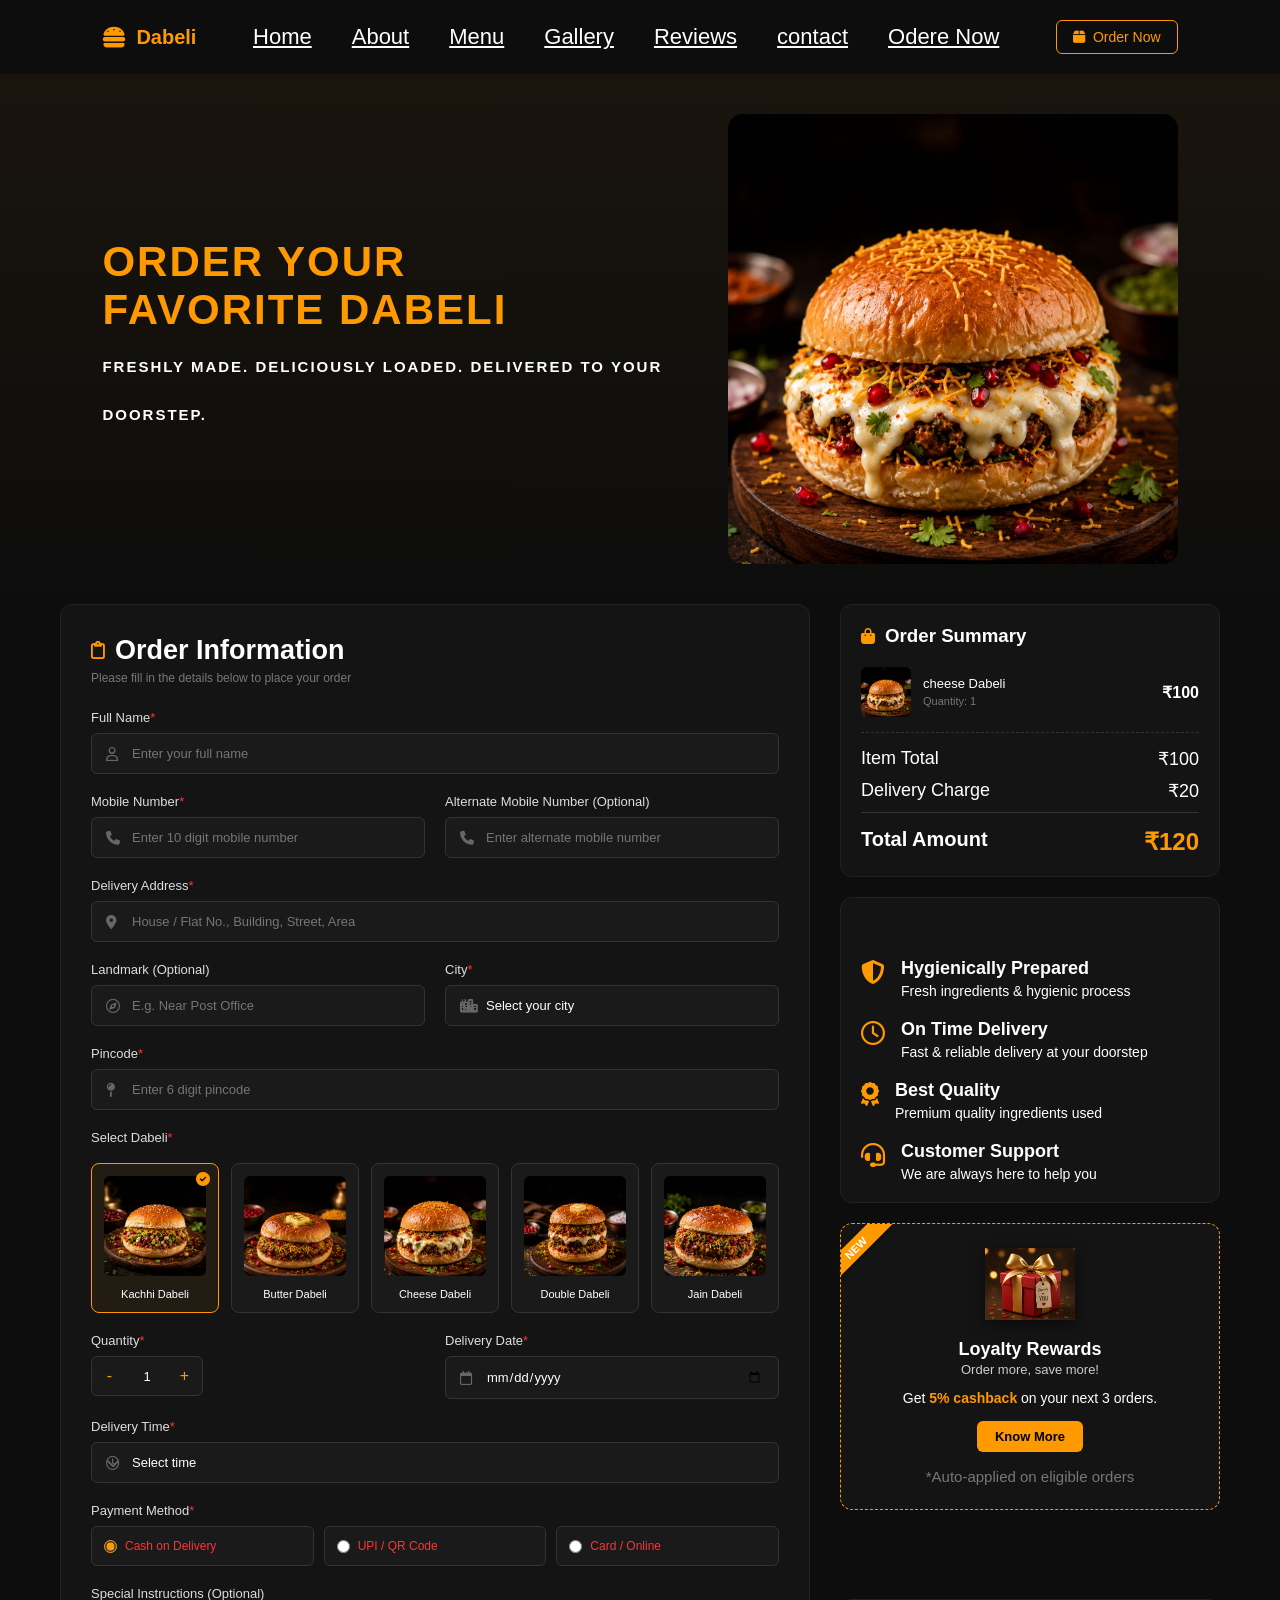
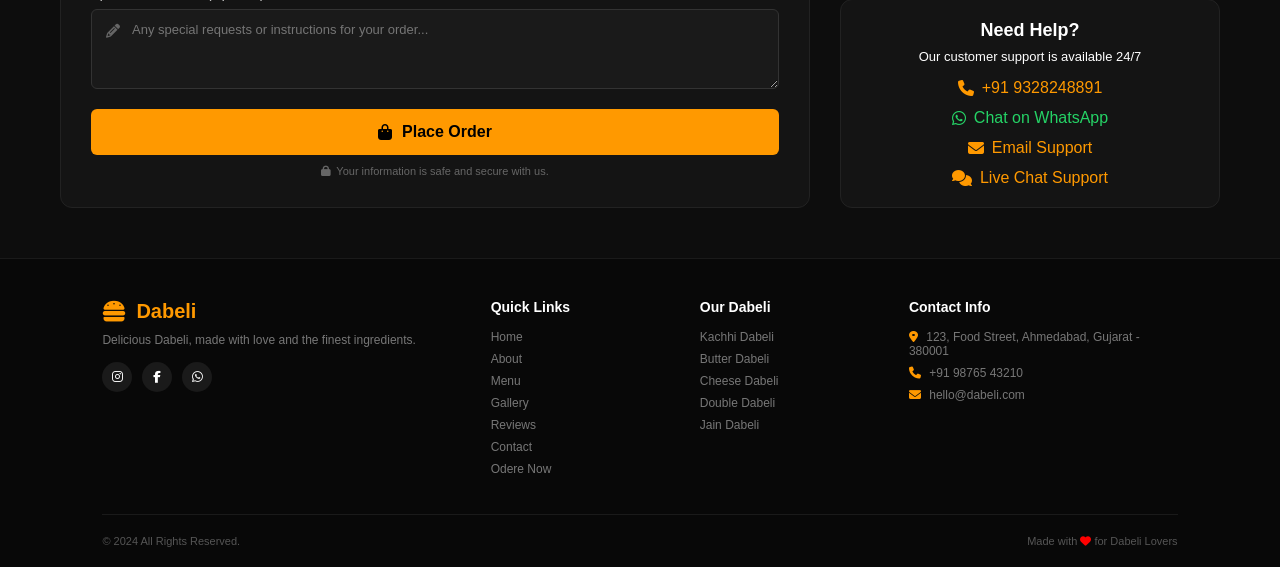
<file: ordernow.html>
<!DOCTYPE html>
<html lang="en">
<head>
    <meta charset="UTF-8">
    <meta name="viewport" content="width=device-width, initial-scale=1.0">
    <title>Oder Your Favorite Dabeli</title>
    <link rel="stylesheet" href="https://cdnjs.cloudflare.com/ajax/libs/font-awesome/6.4.0/css/all.min.css">
    <style>
        * {
            margin: 0;
            padding: 0;
            box-sizing: border-box;
            font-family: 'Segoe UI', Tahoma, Geneva, Verdana, sans-serif;
        }

        body {
            background-color: #0d0d0d;
            color: #ffffff;
        }

        /* Header / Navbar */
        header {
            display: flex;
            justify-content: space-between;
            align-items: center;
            padding: 20px 8%;
            background-color: #0d0d0d;
        }

        .logo {
            display: flex;
            align-items: center;
            gap: 10px;
            font-size: 20px;
            font-weight: bold;
            color: #ff9900;
        }

        .logo i {
            font-size: 24px;
        }

        nav ul {
            display: flex;
            list-style: none;
            gap: 40px;
            align-items: center;
        }

        nav a {
            color: #ffffff;
            text-decration: none; /* <--- this remove the underline */
            font-size: 22px;
            transition: 0.3s;
        }

        nav a.active, nav a:hover {
            color: #ff9900;
        }

        .track-btn {
            border: 1px solid #ff9900;
            color: #ff9900;
            padding: 8px 16px;
            border-radius: 6px;
            text-decoration: none;
            font-size: 14px;
            display: flex;
            align-items: center;
            gap: 8px;
            transition: 0.3s;
        }

        .track-btn:hover {
            background-color: #ff9900;
            color: #000;
        }

        /* Hero Banner */
        .hero {
            position: relative;
            text-align: left;
            padding: 40px 8%;
            display: flex;
            flex-direction: row; /* places image on rignt, text on left */
            align-items: center;
            justify-content:space-between;
            gap: 40px;
            text-align: left;
            background: linear-gradient(180deg, rgba(255,153,0,0.05) 0%, rgba(13,13,13,1) 100%);
        }

        .hero h1 {
            font-size: 42px;
            text-transform: uppercase;
            letter-spacing: 2px;
            color: #ffffff;
            margin-bottom: 10px;
        }

        .hero p {
            color: #aaaaaa;
            font-size: 14px;
            margin-bottom: 0;
        }

        .hero-img {
            max-width: 450px;
            width: 100%;
            border-radius: 15px;
        }

        .hero-text{
            display: flex;
            flex-direction: column;
            text-align: left;
        }

        .hero-text p{
            margin-top: 15px; /* Add space above the subtitle */
        }

        /* Main Content Container */
        .container {
            max-width: 1200px;
            margin: 0 auto;
            padding: 0 20px 50px;
            display: grid;
            grid-template-columns: 1fr 380px;
            gap: 30px;
        }

        /* Form Styling */
        .form-section {
            background-color: #141414;
            border: 1px solid #222;
            border-radius: 12px;
            padding: 30px;
        }

        .section-title {
            display: flex;
            align-items: center;
            gap: 10px;
            font-size: 18px;
            margin-bottom: 5px;
            color: #ffffff;
        }

        .section-title i {
            color: #ff9900;
        }

        .section-subtitle {
            color: #777;
            font-size: 12px;
            margin-bottom: 25px;
        }

        .form-grid {
            display: grid;
            grid-template-columns: 1fr 1fr;
            gap: 20px;
            margin-bottom: 20px;
        }

        .form-group {
            display: flex;
            flex-direction: column;
            gap: 8px;
        }

        .form-group.full-width {
            grid-column: span 2;
        }

        label {
            font-size: 13px;
            color: #dddddd;
        }

        label span {
            color: #ff3333;
        }

        .input-icon {
            position: relative;
            display: flex;
            align-items: center;
        }

        .input-icon i {
            position: absolute;
            left: 15px;
            color: #666;
            font-size: 14px;
        }

        input, select, textarea {
            width: 100%;
            background-color: #1a1a1a;
            border: 1px solid #333;
            color: #fff;
            padding: 12px 15px 12px 40px;
            border-radius: 6px;
            font-size: 13px;
            outline: none;
            transition: 0.3s;
        }

        select {
            appearance: none;
            cursor: pointer;
        }

        textarea {
            padding-left: 40px;
            resize: vertical;
            height: 80px;
        }

        input:focus, select:focus, textarea:focus {
            border-color: #ff9900;
        }

        .select-arrow {
            position: absolute;
            right: 15px;
            color: #666;
            pointer-events: none;
        }

        /* Dabeli Selector */
        .dabeli-options {
            display: grid;
            grid-template-columns: repeat(5, 1fr);
            gap: 12px;
            margin-top: 10px;
        }

        .dabeli-card {
            background-color: #1a1a1a;
            border: 1px solid #333;
            border-radius: 8px;
            padding: 12px;
            text-align: center;
            cursor: pointer;
            position: relative;
            transition: 0.3s;
        }

        .dabeli-card.active {
            border-color: #ff9900;
            background-color: #221c13;
        }

        .dabeli-card img {
            width: 100%;
            height: 100px;
            object-fit: cover;
            border-radius: 6px;
            margin-bottom: 8px;
        }

        .dabeli-card p {
            font-size: 11px;
            color: #fff;
        }

        .dabeli-card .check-icon {
            position: absolute;
            top: 8px;
            right: 8px;
            color: #ff9900;
            display: none;
            font-size: 14px;
        }

        .dabeli-card.active .check-icon {
            display: block;
        }

        /* Quantity Controls */
        .qty-control {
            display: flex;
            align-items: center;
            background-color: #1a1a1a;
            border: 1px solid #333;
            border-radius: 6px;
            overflow: hidden;
            width: fit-content;
        }

        .qty-btn {
            background: none;
            border: none;
            color: #ff9900;
            width: 35px;
            height: 38px;
            cursor: pointer;
            font-size: 16px;
        }

        .qty-input {
            width: 40px;
            text-align: center;
            border: none;
            padding: 0;
            background: transparent;
        }

        /* Payment Methods */
        .payment-options {
            display: grid;
            grid-template-columns: repeat(3, 1fr);
            gap: 10px;
        }

        .payment-option {
            background-color: #1a1a1a;
            border: 1px solid #333;
            padding: 12px;
            border-radius: 6px;
            display: flex;
            align-items: center;
            gap: 8px;
            cursor: pointer;
            font-size: 12px;
        }

        .payment-option input {
            width: auto;
            accent-color: #ff9900;
        }

        /* Place Order Button */
        .submit-btn {
            width: 100%;
            background-color: #ff9900;
            color: #000;
            border: none;
            padding: 14px;
            font-size: 16px;
            font-weight: bold;
            border-radius: 6px;
            cursor: pointer;
            display: flex;
            justify-content: center;
            align-items: center;
            gap: 10px;
            margin-top: 20px;
            transition: 0.3s;
        }

        .submit-btn:hover {
            background-color: #e68a00;
        }

        .secure-text {
            text-align: center;
            font-size: 11px;
            color: #666;
            margin-top: 10px;
            display: flex;
            align-items: center;
            justify-content: center;
            gap: 5px;
        }

        /* Sidebar Styling */
        .sidebar {
            display: flex;
            flex-direction: column;
            gap: 20px;
        }

        .side-card {
            background-color: #141414;
            border: 1px solid #222;
            border-radius: 12px;
            padding: 20px;
        }

        .order-summary-title {
            font-size: 16px;
            margin-bottom: 20px;
            display: flex;
            align-items: center;
            gap: 10px;
        }

        .summary-item {
            display: flex;
            align-items: center;
            justify-content: space-between;
            padding-bottom: 15px;
            border-bottom: 1px dashed #333;
            margin-bottom: 15px;
        }

        .summary-item-info {
            display: flex;
            align-items: center;
            gap: 12px;
        }

        .summary-item-info img {
            width: 50px;
            height: 50px;
            border-radius: 6px;
            object-fit: cover;
        }

        .summary-details p {
            font-size: 13px;
            font-weight: 500;
        }

        .summary-details span {
            font-size: 11px;
            color: #777;
        }

        .price-row {
            display: flex;
            justify-content: space-between;
            font-size: 18px;
            color: #fff;
            margin-bottom: 10px;
        }

        .total-row {
            display: flex;
            justify-content: space-between;
            font-size: 20px;
            font-weight: bold;
            color: #fff;
            padding-top: 15px;
            border-top: 1px solid #333;
            margin-top: auto; /* pushes the row to the bottomif container uses flexbox */
        }

        .total-price {
            color: #ff9900;
            font-size: 24px;
        }

        .features-list {
            display: flex;
            flex-direction: column;
            gap: 20px;
            margin-top: auto; /* pushes the container to the bottom of its parent flexbox */
            padding-top: 40px; /* Optional spacing from top content */
        }

        .feature-item {
            display: flex;
            gap: 16px;
            align-items: flex-start;
        }

        .feature-item i {
            color: #ff9900;
            font-size: 24px;
            margin-top: 2px;
        }

        .feature-item h4 {
            font-size: 18px;
            margin-bottom: 4px;
        }

        .feature-item p {
            font-size: 14px;
            color:#ffffff;
        }



        /* Loyalty Rewards Card Styling */
.rewards-card {
    position: relative;
    background-color: #141414;
    border: 1px dashed #ff9900;
    border-radius: 12px;
    padding: 24px 20px;
    overflow: hidden;
}

.badge-new {
    position: absolute;
    top: 15px;
    left: -28px;
    background-color: #ff9900;
    color: #ffffff;
    font-size: 11px;
    font-weight: bold;
    padding: 3px 30px;
    transform: rotate(-45deg);
    text-align: center;
    box-shadow: 0 2px 4px rgba(0,0,0,0.3);
}

.rewards-content {
    display: flex;
    align-items: center;
    gap: 15px;
    flex-direction: column; /* Stacks image top , text bottom */
    text-align: center;
}

.gift-icon-container {
    flex-shrink: 0;
    width: 90px;
    text-align: center;
}

.gift-img {
    width: 100%;
    height: auto;
    filter: drop-shadow(0 4px 8px rgba(0,0,0,0.5));
}

.rewards-text {
    display: flex;
    flex-direction: column;
    align-items: center;
}

.rewards-text h3 {
    font-size: 18px;
    color: #ffffff;
    font-weight: 600;
    margin-bottom: 2px;
}

.rewards-text .tagline {
    font-size: 13px;
    color: #cccccc;
    margin-bottom: 12px;
}

.rewards-text .offer-text {
    font-size: 14px;
    color: #ffffff;
    line-height: 1.3;
    margin-bottom: 14px;
}

.rewards-text .offer-text span {
    color: #ff9900;
    font-weight: bold;
}

.know-more-btn {
    background-color: #ff9900;
    color: #000000;
    border: none;
    padding: 8px 18px;
    border-radius: 6px;
    font-weight: 600;
    font-size: 13px;
    cursor: pointer;
    width: fit-content;
    transition: background-color 0.3s;
}

.know-more-btn:hover {
    background-color: #e68a00;
}

.rewards-text .disclaimer {
    font-size: 15px;
    color: #777777;
    margin-top: 16px;
}


        .help-card {
            text-align: center;
            margin-top: auto; /* pushes the card to the bottom if the parent container is flex */
            padding-bottom: 20px; /* Adds space from yhe bottom edge */
        }

        .help-card h3 {
            font-size: 18px;
            margin-bottom: 8px;
        }

        .help-card p {
            font-size: 13px;
            color:#fff;
            margin-bottom: 15px;
        }

        .contact-info {
            display: flex;
            flex-direction: column;
            gap: 12px;
            font-size: 16px;
            color: #ff9900;
        }

        .contact-info a {
            color: #ff9900;
            text-decoration: none;
            display: flex;
            align-items: center;
            justify-content: center;
            gap: 8px;
            font-size: 16px;
        }

        /* Footer */
        footer {
            background-color: #080808;
            border-top: 1px solid #1a1a1a;
            padding: 40px 8% 20px;
        }

        .footer-grid {
            display: grid;
            grid-template-columns: 2fr 1fr 1fr 1.5fr;
            gap: 30px;
            margin-bottom: 30px;
        }

        .footer-col h4 {
            font-size: 14px;
            margin-bottom: 15px;
            color: #fff;
        }

        .footer-col p, .footer-col ul li {
            font-size: 12px;
            color: #777;
            margin-bottom: 8px;
            list-style: none;
        }

        .footer-col ul li a {
            color: #777;
            text-decoration: none;
            transition: 0.3s;
        }

        .footer-col ul li a:hover {
            color: #ff9900;
        }

        .social-links {
            display: flex;
            gap: 10px;
            margin-top: 15px;
        }

        .social-links a {
            width: 30px;
            height: 30px;
            background-color: #1a1a1a;
            border-radius: 50%;
            display: flex;
            align-items: center;
            justify-content: center;
            color: #fff;
            text-decoration: none;
            font-size: 12px;
        }

        .footer-bottom {
            display: flex;
            justify-content: space-between;
            align-items: center;
            padding-top: 20px;
            border-top: 1px solid #1a1a1a;
            font-size: 11px;
            color: #555;
        }

        /* Responsive Design */
        @media (max-width: 900px) {
            .container {
                grid-template-columns: 1fr;
            }
            .footer-grid {
                grid-template-columns: 1fr 1fr;
            }
        }

        @media (max-width: 600px) {
            .form-grid {
                grid-template-columns: 1fr;
            }
            .form-group.full-width {
                grid-column: span 1;
            }
            .dabeli-options {
                grid-template-columns: repeat(3, 1fr);
            }
            .payment-options {
                grid-template-columns: 1fr;
            }
            .footer-grid {
                grid-template-columns: 1fr;
            }
        }
    </style>
</head>
<body>

    <!-- Header -->
    <header>
        <div class="logo">
            <i class="fa-solid fa-burger"></i>
            <span>Dabeli</span>
        </div>
        <nav>
            <ul>
                <li><a href="index.html">Home</a></li>
                <li><a href="about.html">About</a></li>
                <li><a href="menu.html">Menu</a></li>
                <li><a href="gallery.html">Gallery</a></li>
                <li><a href="reviews.html">Reviews</a></li>
                <li><a href="contact.html">contact</a></li>
                <li><a href="ordernow.html">Odere Now</a></li>
            </ul>
        </nav>
        <a href="ordernow.html" class="track-btn"><i class="fa-solid fa-box"></i> Order Now</a>
    </header>

    <!-- Hero Section -->
    <section class="hero">
        <h1><span style="color: #ff9900;">ORDER YOUR<br> FAVORITE DABELI<br><span style="color: white; font-size: 15px;"> Freshly made. Deliciously loaded. Delivered to your doorstep.</span></h1>
        <img src="chesses_image.jpeg" alt="Delicious Dabeli" class="hero-img">
    </section>


    <!-- Content Area -->
    <div class="container">
        <!-- Form Left Side -->
        <div class="form-section">
            <div class="section-title">
                <i class="fa-regular fa-clipboard"></i>
                <h2>Order Information</h2>
            </div>
            <p class="section-subtitle">Please fill in the details below to place your order</p>

            <form id="orderForm" onsubmit="event.preventDefault();">
                <div class="form-grid">
                    <!-- Full Name -->
                    <div class="form-group full-width">
                        <label>Full Name<span>*</span></label>
                        <div class="input-icon">
                            <i class="fa-regular fa-user"></i>
                            <input type="text" placeholder="Enter your full name" required>
                        </div>
                    </div>

                    <!-- Mobile Number (Strict 10 Digits) -->
                    <div class="form-group">
                        <label>Mobile Number<span>*</span></label>
                        <div class="input-icon">
                            <i class="fa-solid fa-phone"></i>
                            <input type="text" placeholder="Enter 10 digit mobile number" maxlength="10" onkeypress="return isNumberKey(event)" oninput="limitLength(this, 10)" required>
                        </div>
                    </div>

                    <!-- Alternate Mobile Number (Strict 10 Digits) -->
                    <div class="form-group">
                        <label>Alternate Mobile Number (Optional)</label>
                        <div class="input-icon">
                            <i class="fa-solid fa-phone"></i>
                            <input type="text" placeholder="Enter alternate mobile number" maxlength="10" onkeypress="return isNumberKey(event)" oninput="limitLength(this, 10)">
                        </div>
                    </div>

                    <!-- Delivery Address -->
                    <div class="form-group full-width">
                        <label>Delivery Address<span>*</span></label>
                        <div class="input-icon">
                            <i class="fa-solid fa-location-dot"></i>
                            <input type="text" placeholder="House / Flat No., Building, Street, Area" required>
                        </div>
                    </div>

                    <!-- Landmark -->
                    <div class="form-group">
                        <label>Landmark (Optional)</label>
                        <div class="input-icon">
                            <i class="fa-regular fa-compass"></i>
                            <input type="text" placeholder="E.g. Near Post Office">
                        </div>
                    </div>

                    <!-- City Select Dropdown -->
                    <div class="form-group">
                        <label>City<span>*</span></label>
                        <div class="input-icon">
                            <i class="fa-solid fa-city"></i>
                            <select required>
                                <option value="" disabled selected>Select your city</option>
                                <option value="Ahmedabad">Ahmedabad</option>
                                <option value="Surat">Surat</option>
                                <option value="Vadodara">Vadodara</option>
                                <option value="Rajkot">Rajkot</option>
                                <option value="Amreli">Amreli</option>
                                <option value="Anand">Anand</option>
                                <option value="porbandar">Porbandar</option>
                                <option value="Bhavnagar">Bhavnagar</option>
                                <option value="Junagadh">Junagadh</option>
                                <option value="Jamnagar">Jamnagar</option>
                                <option value="Gandhinagar">Gandhinagar</option>
                                <option value="morbi">Morbi</option>
                                <option value="Jetpur">Jetpur</option>
                                <option value="surendrangar">surendrangar</option>
                                <option value="Bhuj">Bhuj</option>

                            </select>
                            <i class="fa-solid fa-chevron-down select-arrow"></i>
                        </div>
                    </div>

                    <!-- Pincode (Strict 6 Digits) -->
                    <div class="form-group full-width">
                        <label>Pincode<span>*</span></label>
                        <div class="input-icon">
                            <i class="fa-solid fa-map-pin"></i>
                            <input type="text" placeholder="Enter 6 digit pincode" maxlength="6" onkeypress="return isNumberKey(event)" oninput="limitLength(this, 6)" required>
                        </div>
                    </div>
                </div>

                <!-- Dabeli Type Selector -->
                <div class="form-group full-width" style="margin-bottom: 20px;">
                    <label>Select Dabeli<span>*</span></label>
                    <div class="dabeli-options">
                        <div class="dabeli-card active" onclick="selectDabeli(this, 'Kachhi Dabeli', 80)">
                            <i class="fa-solid fa-circle-check check-icon"></i>
                            <img src="kachhi_image.jpeg" alt="Kachhi Dabeli">
                            <p>Kachhi Dabeli</p>
                        </div>
                        <div class="dabeli-card" onclick="selectDabeli(this, 'Butter Dabeli', 90)">
                            <i class="fa-solid fa-circle-check check-icon"></i>
                            <img src="butter_image.jpeg" alt="Butter Dabeli">
                            <p>Butter Dabeli</p>
                        </div>
                        <div class="dabeli-card" onclick="selectDabeli(this, 'Cheese Dabeli', 100)">
                            <i class="fa-solid fa-circle-check check-icon"></i>
                            <img src="chesses_image.jpeg" alt="Cheese Dabeli">
                            <p>Cheese Dabeli</p>
                        </div>
                        <div class="dabeli-card" onclick="selectDabeli(this, 'Double Dabeli', 120)">
                            <i class="fa-solid fa-circle-check check-icon"></i>
                            <img src="double_image.jpeg" alt="Double Dabeli">
                            <p>Double Dabeli</p>
                        </div>
                        <div class="dabeli-card" onclick="selectDabeli(this, 'Jain Dabeli', 80)">
                            <i class="fa-solid fa-circle-check check-icon"></i>
                            <img src="jain_image.jpeg"  alt="Jain Dabeli">
                            <p>Jain Dabeli</p>
                        </div>
                    </div>
                </div>

                <div class="form-grid">
                    <!-- Quantity -->
                    <div class="form-group">
                        <label>Quantity<span>*</span></label>
                        <div class="qty-control">
                            <button type="button" class="qty-btn" onclick="updateQty(-1)">-</button>
                            <input type="text" id="qty" class="qty-input" value="1" readonly>
                            <button type="button" class="qty-btn" onclick="updateQty(1)">+</button>
                        </div>
                    </div>

                    <!-- Delivery Date -->
                    <div class="form-group">
                        <label>Delivery Date<span>*</span></label>
                        <div class="input-icon">
                            <i class="fa-regular fa-calendar"></i>
                            <input type="date" required>
                        </div>
                    </div>

                    <!-- Delivery Time -->
                    <div class="form-group full-width">
                        <label>Delivery Time<span>*</span></label>
                        <div class="input-icon">
                            <i class="fa-regular fa-clock"></i>
                            <select required>
                                <option value="" disabled selected>Select time</option>
                                <option value="12:00 PM - 02:00 PM">12:00 PM - 02:00 PM</option>
                                <option value="02:00 PM - 04:00 PM">02:00 PM - 04:00 PM</option>
                                <option value="04:00 PM - 06:00 PM">04:00 PM - 06:00 PM</option>
                                <option value="06:00 PM - 08:00 PM">06:00 PM - 08:00 PM</option>
                                <option value="08:00 PM - 10:00 PM">08:00 PM - 10:00 PM</option>
                            </select>
                            <i class="fa-solid fa-chevron-down select-arrow"></i>
                        </div>
                    </div>
                </div>

                <!-- Payment Method -->
                <div class="form-group full-width" style="margin-bottom: 20px;">
                    <label>Payment Method<span>*</span></label>
                    <div class="payment-options">
                        <label class="payment-option">
                            <input type="radio" name="payment" value="cod" checked>
                            <span>Cash on Delivery</span>
                        </label>
                        <label class="payment-option">
                            <input type="radio" name="payment" value="upi">
                            <span>UPI / QR Code</span>
                        </label>
                        <label class="payment-option">
                            <input type="radio" name="payment" value="card">
                            <span>Card / Online</span>
                        </label>
                    </div>
                </div>

                <!-- Special Instructions -->
                <div class="form-group full-width">
                    <label>Special Instructions (Optional)</label>
                    <div class="input-icon">
                        <i class="fa-solid fa-pencil" style="top: 15px;"></i>
                        <textarea placeholder="Any special requests or instructions for your order..."></textarea>
                    </div>
                </div>

                <button type="submit" class="submit-btn">
                    <i class="fa-solid fa-bag-shopping"></i> Place Order
                </button>
                <div class="secure-text">
                    <i class="fa-solid fa-lock"></i> Your information is safe and secure with us.
                </div>
            </form>
        </div>

        <!-- Sidebar Right Side -->
        <div class="sidebar">
            <!-- Order Summary Card -->
            <div class="side-card">
                <div class="order-summary-title">
                    <i class="fa-solid fa-bag-shopping" style="color: #ff9900;"></i>
                    <h3>Order Summary</h3>
                </div>

                <div class="summary-item">
                    <div class="summary-item-info">
                        <img src="chesses_image.jpeg" alt="Selected Dabeli" id="summaryImg">
                        <div class="summary-details">
                            <p id="summaryName">cheese Dabeli</p>
                            <span>Quantity: <span id="summaryQty">1</span></span>
                        </div>
                    </div>
                    <div style="font-weight: bold;" id="summaryItemPrice">₹100</div>
                </div>

                <div class="price-row">
                    <span>Item Total</span>
                    <span id="summarySubtotal">₹100</span>
                </div>
                <div class="price-row">
                    <span>Delivery Charge</span>
                    <span>₹20</span>
                </div>
                <div class="total-row">
                    <span>Total Amount</span>
                    <span class="total-price" id="summaryTotal">₹120</span>
                </div>
            </div>

            <!-- Value Props Card -->
            <div class="side-card">
                <div class="features-list">
                    <div class="feature-item">
                        <i class="fa-solid fa-shield-halved"></i>
                        <div>
                            <h4>Hygienically Prepared</h4>
                            <p>Fresh ingredients & hygienic process</p>
                        </div>
                    </div>
                    <div class="feature-item">
                        <i class="fa-regular fa-clock"></i>
                        <div>
                            <h4>On Time Delivery</h4>
                            <p>Fast & reliable delivery at your doorstep</p>
                        </div>
                    </div>
                    <div class="feature-item">
                        <i class="fa-solid fa-award"></i>
                        <div>
                            <h4>Best Quality</h4>
                            <p>Premium quality ingredients used</p>
                        </div>
                    </div>
                    <div class="feature-item">
                        <i class="fa-solid fa-headset"></i>
                        <div>
                            <h4>Customer Support</h4>
                            <p>We are always here to help you</p>
                        </div>
                    </div>
                </div>
            </div>



            <!-- Loyalty Rewards Card -->
            <div class="side-card rewards-card">
                <div class="badge-new">NEW</div>
                    <div class="rewards-content">
                        <div class="gift-icon-container">
                            <img src="gift_image.jpeg"Gift Box" class="gift-img">
                        </div>
                    <div class="rewards-text">
                        <h3>Loyalty Rewards</h3>
                        <p class="tagline">Order more, save more!</p>
                        <p class="offer-text">Get <span>5% cashback</span> on your next 3 orders.</p>
                        <button class="know-more-btn" type="button">Know More</button>
                        <p class="disclaimer">*Auto-applied on eligible orders</p>
                    </div>
                </div>
            </div>

            <!-- Help Card -->
            <div class="side-card help-card">
                <h3>Need Help?</h3>
                <p>Our customer support is available 24/7</p>
                <div class="contact-info">
                    <a href="tel:+919328248891"><i class="fa-solid fa-phone"></i> +91 9328248891</a>
                    <a href="https://wa.me/919876543210" style="color: #25d366;"><i class="fa-brands fa-whatsapp"></i> Chat on WhatsApp</a>
                    <a href="mailto:hello@dabeli.com"><i class="fa-solid fa-envelope"></i> Email Support</a>
                    <a href="#"><i class="fa-solid fa-comments"></i> Live Chat Support</a>
                </div>
            </div>
        </div>
    </div>

    <!-- Footer -->
    <footer>
        <div class="footer-grid">
            <div class="footer-col">
                <div class="logo" style="margin-bottom: 10px;">
                    <i class="fa-solid fa-burger"></i>
                    <span>Dabeli</span>
                </div>
                <p>Delicious Dabeli, made with love and the finest ingredients.</p>
                <div class="social-links">
                    <a href="#"><i class="fa-brands fa-instagram"></i></a>
                    <a href="#"><i class="fa-brands fa-facebook-f"></i></a>
                    <a href="#"><i class="fa-brands fa-whatsapp"></i></a>
                </div>
            </div>

            <div class="footer-col">
                <h4>Quick Links</h4>
                <ul>
                    <li><a href="#">Home</a></li>
                    <li><a href="#">About</a></li>
                    <li><a href="#">Menu</a></li>
                    <li><a href="#">Gallery</a></li>
                    <li><a href="#">Reviews</a></li>
                    <li><a href="#">Contact</a></li>
                    <li><a href="#">Odere Now</a></li>
                </ul>
            </div>

            <div class="footer-col">
                <h4>Our Dabeli</h4>
                <ul>
                    <li>Kachhi Dabeli</li>
                    <li>Butter Dabeli</li>
                    <li>Cheese Dabeli</li>
                    <li>Double Dabeli</li>
                    <li>Jain Dabeli</li>
                </ul>
            </div>

            <div class="footer-col">
                <h4>Contact Info</h4>
                <p><i class="fa-solid fa-location-dot" style="margin-right: 5px; color: #ff9900;"></i> 123, Food Street, Ahmedabad, Gujarat - 380001</p>
                <p><i class="fa-solid fa-phone" style="margin-right: 5px; color: #ff9900;"></i> +91 98765 43210</p>
                <p><i class="fa-solid fa-envelope" style="margin-right: 5px; color: #ff9900;"></i> hello@dabeli.com</p>
            </div>
        </div>

        <div class="footer-bottom">
            <p>© 2024 All Rights Reserved.</p>
            <p>Made with <i class="fa-solid fa-heart" style="color: red;"></i> for Dabeli Lovers</p>
        </div>
    </footer>

    <!-- JavaScript Validation & Interactivity -->
    <script>
        let currentUnitPrice = 80;

        // Allow keypress only for numeric input
        function isNumberKey(evt) {
            let charCode = (evt.which) ? evt.which : evt.keyCode;
            if (charCode > 31 && (charCode < 48 || charCode > 57)) {
                return false;
            }
            return true;
        }

        // Restrict input length to exact digits required
        function limitLength(element, maxLength) {
            if (element.value.length > maxLength) {
                element.value = element.value.slice(0, maxLength);
            }
        }

        // Selection logic for Dabeli options
        function selectDabeli(element, name, price) {
            document.querySelectorAll('.dabeli-card').forEach(card => {
                card.classList.remove('active');
            });
            element.classList.add('active');
            
            currentUnitPrice = price;
            document.getElementById('summaryName').innerText = name;
            updateTotal();
        }

        // Quantity Increment/Decrement
        function updateQty(change) {
            let qtyInput = document.getElementById('qty');
            let currentQty = parseInt(qtyInput.value);
            let newQty = currentQty + change;
            
            if (newQty >= 1) {
                qtyInput.value = newQty;
                document.getElementById('summaryQty').innerText = newQty;
                updateTotal();
            }
        }

        // Total Price Calculator
        function updateTotal() {
            let qty = parseInt(document.getElementById('qty').value);
            let subtotal = currentUnitPrice * qty;
            let deliveryCharge = 20;
            let total = subtotal + deliveryCharge;

            document.getElementById('summaryItemPrice').innerText = '₹' + subtotal;
            document.getElementById('summarySubtotal').innerText = '₹' + subtotal;
            document.getElementById('summaryTotal').innerText = '₹' + total;
        }
    </script>
</body>
</html>
</file>
